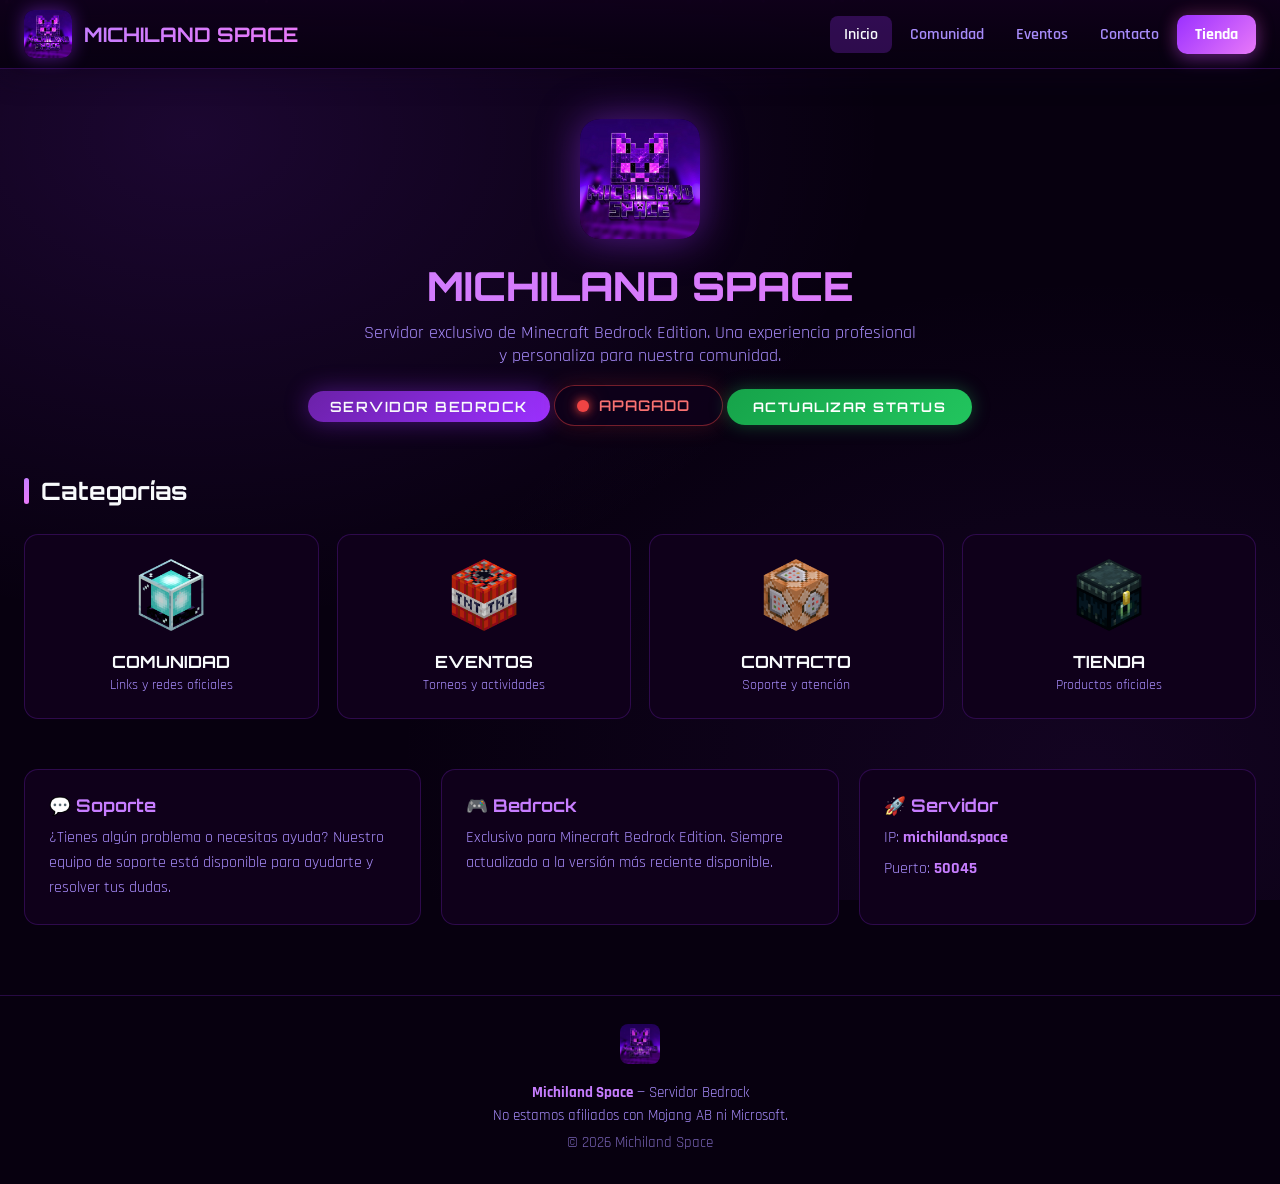
<file: index.html>
<!DOCTYPE html>
<html lang="es">
<head>
    <meta charset="UTF-8">
    <meta name="viewport" content="width=device-width, initial-scale=1.0">
    <title>Inicio | Michiland Space</title>
    <link rel="icon" href="logo.png" type="image/png">
    <link href="https://fonts.googleapis.com/css2?family=Orbitron:wght@400;600;700;800&family=Rajdhani:wght@400;500;600;700&display=swap" rel="stylesheet">
    <link rel="stylesheet" href="css/style.css">
</head>
<body>
    <div class="particles"></div>
    <header>
        <div class="header-container">
            <a href="index.html" class="logo-area">
                <img src="logo.png" alt="Michiland Space">
                <span class="logo-text">MICHILAND SPACE</span>
            </a>
            <nav class="nav-links">
                <a href="index.html" class="active">Inicio</a>
                <a href="comunidad.html">Comunidad</a>
                <a href="eventos.html">Eventos</a>
                <a href="contacto.html">Contacto</a>
                <a href="https://tienda.michiland.space" class="tienda-btn" target="_blank" rel="noopener">Tienda</a>
            </nav>
        </div>
    </header>

    <section class="hero">
        <img src="logo.png" alt="Logo" class="hero-logo">
        <h1>MICHILAND SPACE</h1>
        <p>Servidor exclusivo de Minecraft Bedrock Edition. Una experiencia profesional y personaliza para nuestra comunidad.</p>
        <div class="category-badge">SERVIDOR BEDROCK</div>
        
        <div class="server-status" id="server-status">
            <span class="status-dot" id="status-dot"></span>
            <span class="status-text" id="status-text">Comprobando...</span>
            <span class="status-players" id="status-players"></span>
        </div>

        <button type="button" id="refresh-status-btn" class="refresh-status-btn">ACTUALIZAR STATUS</button>
    </section>
    <div class="container">
        <h2 class="section-title">Categorías</h2>
        <div class="categories-grid">
            <a href="comunidad.html" class="category-card"><img src="images/icons/icon_comunidad.png" alt="Comunidad"><h3>COMUNIDAD</h3><p>Links y redes oficiales</p></a>
            <a href="eventos.html" class="category-card"><img src="images/icons/icon_eventos.png" alt="Eventos"><h3>EVENTOS</h3><p>Torneos y actividades</p></a>
            <a href="contacto.html" class="category-card"><img src="images/icons/icon_contacto.png" alt="Contacto"><h3>CONTACTO</h3><p>Soporte y atención</p></a>
            <a href="https://tienda.michiland.space" class="category-card" target="_blank" rel="noopener"><img src="images/icons/icon_tienda_cat.png" alt="Tienda"><h3>TIENDA</h3><p>Productos oficiales</p></a>
        </div>
        <div class="info-section">
            <div class="info-box">
                <h3>💬 Soporte</h3>
                <p>¿Tienes algún problema o necesitas ayuda? Nuestro equipo de soporte está disponible para ayudarte y resolver tus dudas.</p>
            </div>
            <div class="info-box">
                <h3>🎮 Bedrock</h3>
                <p>Exclusivo para Minecraft Bedrock Edition. Siempre actualizado a la versión más reciente disponible.</p>
            </div>
            <div class="info-box">
                <h3>🚀 Servidor</h3>
                <p>IP: <strong style="color:var(--purple-light)">michiland.space</strong></p>
                <p style="margin-top:6px">Puerto: <strong style="color:var(--purple-light)">50045</strong></p>
            </div>
        </div>
    </div>
    <footer>
        <img src="logo.png" alt="Logo" class="logo-small">
        <p><strong>Michiland Space</strong> — Servidor Bedrock</p>
        <p>No estamos afiliados con Mojang AB ni Microsoft.</p>
        <p style="margin-top: 8px; opacity: 0.7;">© 2026 Michiland Space</p>
    </footer>
    <script src="js/main.js"></script>
</body>
</html>
</file>
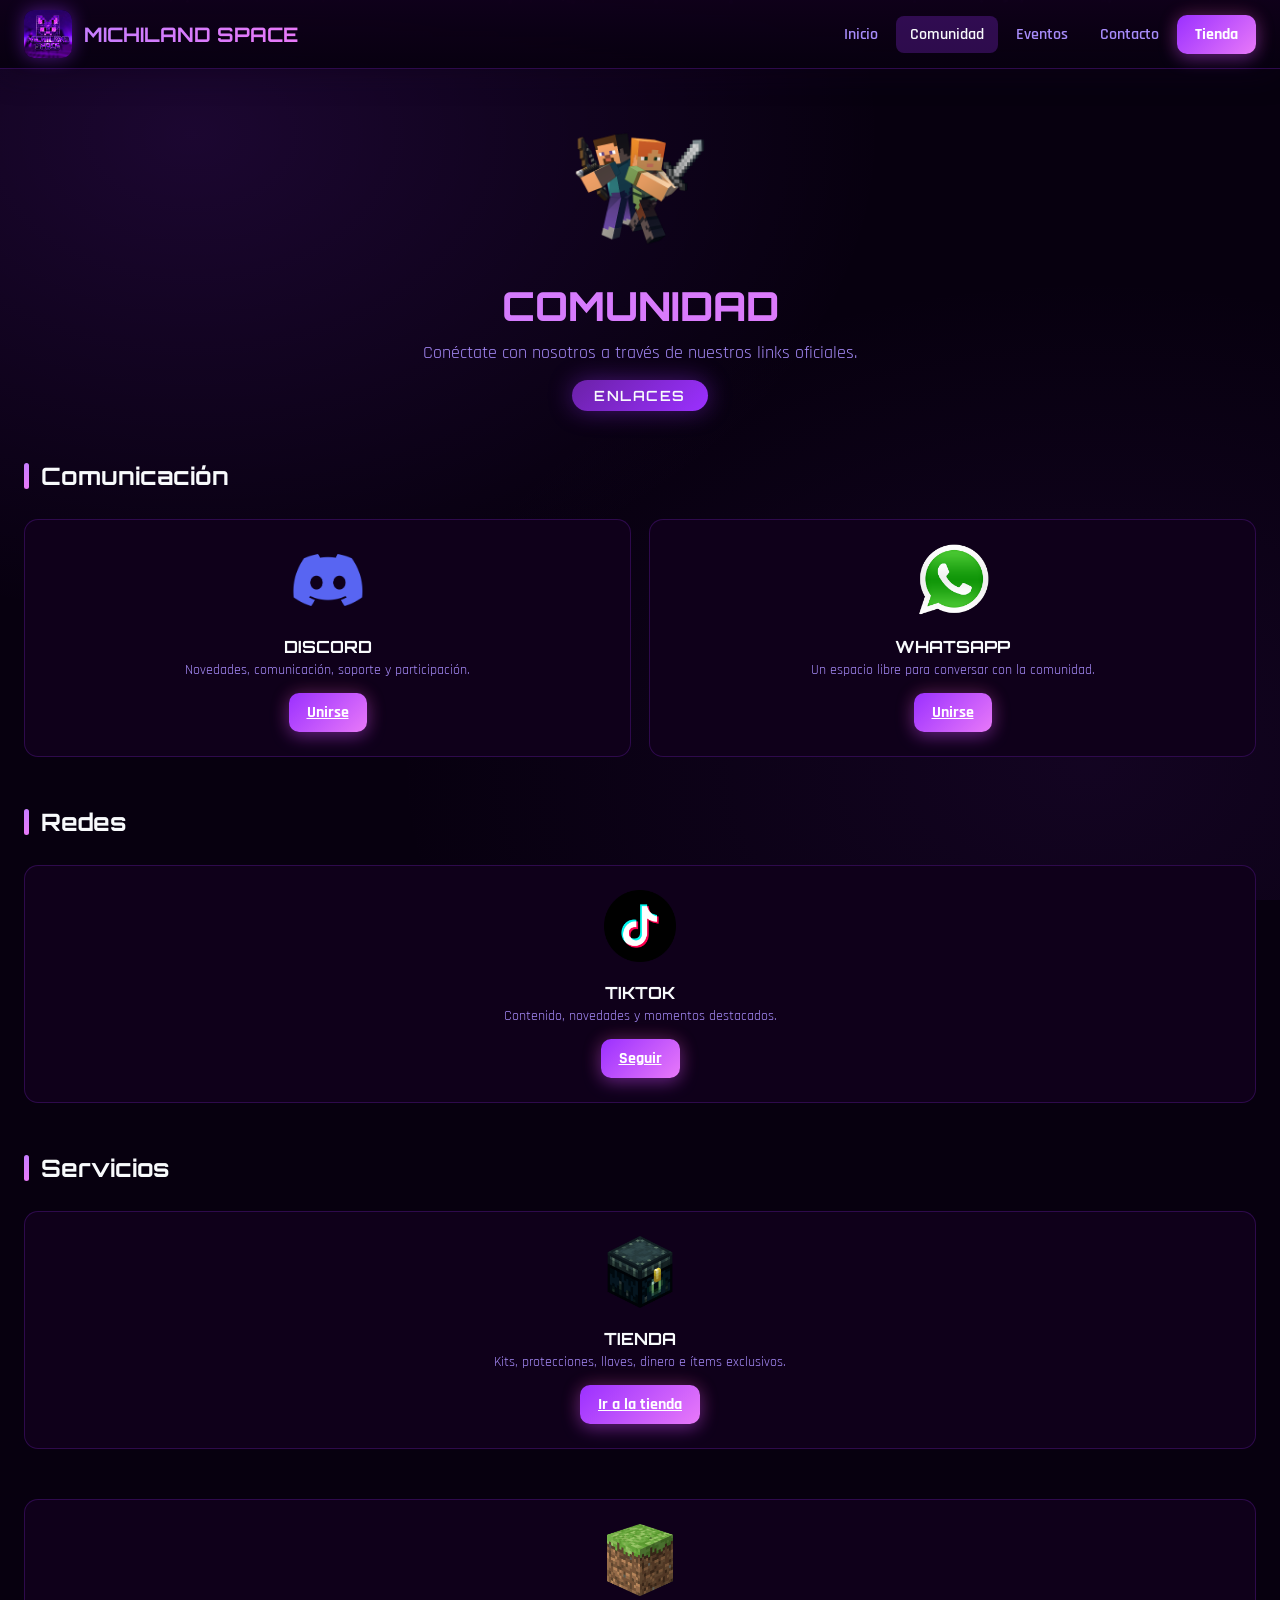
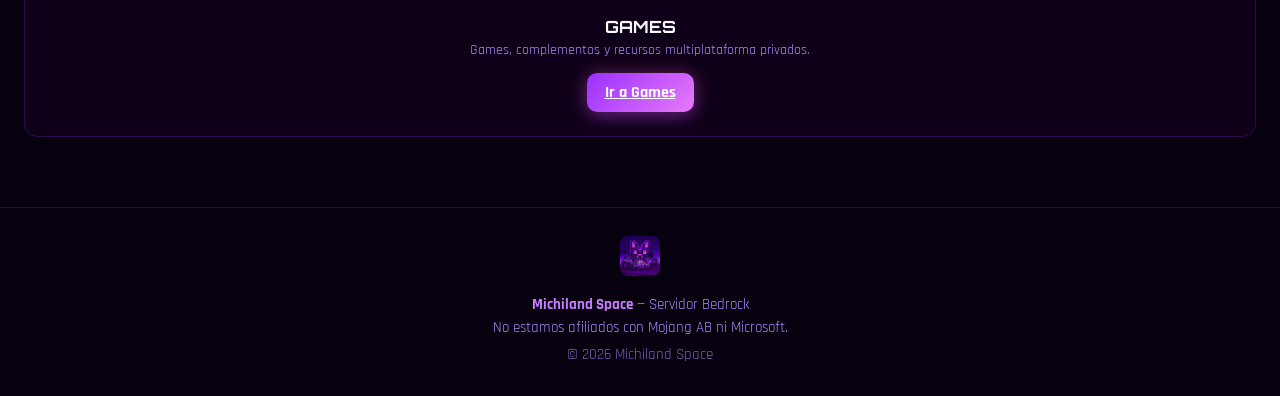
<file: comunidad.html>
<!DOCTYPE html>
<html lang="es">
<head>
    <meta charset="UTF-8">
    <meta name="viewport" content="width=device-width, initial-scale=1.0">
    <title>Comunidad | Michiland Space</title>
    <link rel="icon" href="logo.png" type="image/png">
    <link href="https://fonts.googleapis.com/css2?family=Orbitron:wght@400;600;700;800&family=Rajdhani:wght@400;500;600;700&display=swap" rel="stylesheet">
    <link rel="stylesheet" href="css/style.css">
</head>
<body>
    <div class="particles"></div>
    <header>
        <div class="header-container">
            <a href="index.html" class="logo-area">
                <img src="logo.png" alt="Michiland Space">
                <span class="logo-text">MICHILAND SPACE</span>
            </a>
            <nav class="nav-links">
                <a href="index.html">Inicio</a>
                <a href="comunidad.html" class="active">Comunidad</a>
                <a href="eventos.html">Eventos</a>
                <a href="contacto.html">Contacto</a>
                <a href="https://tienda.michiland.space" class="tienda-btn" target="_blank" rel="noopener">Tienda</a>
            </nav>
        </div>
    </header>

    <section class="hero">
        <img src="images/icons/comunidadpage.png" alt="Logo" class="hero-logo-float">
        <h1>COMUNIDAD</h1>
        <p>Conéctate con nosotros a través de nuestros links oficiales.</p>
        <div class="category-badge">ENLACES</div>
    </section>
    <div class="container">
        <h2 class="section-title">Comunicación</h2>
        <div class="categories-grid">
            <div class="category-card">
                <img src="images/icons/discord.png" alt="Discord">
                <h3>DISCORD</h3>
                <p>Novedades, comunicación, soporte y participación.</p>
                <a href="https://discord.gg/nA57fZqA35" class="tienda-btn" style="margin-top:14px;display:inline-block;" target="_blank" rel="noopener">Unirse</a>
            </div>
            <div class="category-card">
                <img src="images/icons/whatsapp.png" alt="WhatsApp">
                <h3>WHATSAPP</h3>
                <p>Un espacio libre para conversar con la comunidad.</p>
                <a href="https://central.michiland.space" class="tienda-btn" style="margin-top:14px;display:inline-block;" target="_blank" rel="noopener">Unirse</a>
            </div>
        </div>

        <h2 class="section-title" style="margin-top:48px;">Redes</h2>
        <div class="categories-grid">
            <div class="category-card">
                <img src="images/icons/tiktok.png" alt="TikTok">
                <h3>TIKTOK</h3>
                <p>Contenido, novedades y momentos destacados.</p>
                <a href="https://tiktok.michiland.space" class="tienda-btn" style="margin-top:14px;display:inline-block;" target="_blank" rel="noopener">Seguir</a>
            </div>
        </div>

        <h2 class="section-title" style="margin-top:48px;">Servicios</h2>
        <div class="categories-grid">
            <div class="category-card">
                <img src="images/icons/icon_tienda_cat.png" alt="Tienda">
                <h3>TIENDA</h3>
                <p>Kits, protecciones, llaves, dinero e ítems exclusivos.</p>
                <a href="https://tienda.michiland.space" class="tienda-btn" style="margin-top:14px;display:inline-block;" target="_blank" rel="noopener">Ir a la tienda</a>
            </div>
        </div>
            <div class="category-card">
                <img src="images/icons/minecraft_2026.png" alt="Tienda">
                <h3>GAMES</h3>
                <p>Games, complementos y recursos multiplataforma privados.</p>
                <a href="https://games.michiland.space" class="tienda-btn" style="margin-top:14px;display:inline-block;" target="_blank" rel="noopener">Ir a Games</a>
            </div>
    </div>
    <footer>
        <img src="logo.png" alt="Logo" class="logo-small">
        <p><strong>Michiland Space</strong> — Servidor Bedrock</p>
        <p>No estamos afiliados con Mojang AB ni Microsoft.</p>
        <p style="margin-top: 8px; opacity: 0.7;">© 2026 Michiland Space</p>
    </footer>
    <script src="js/main.js"></script>
</body>
</html>
</file>
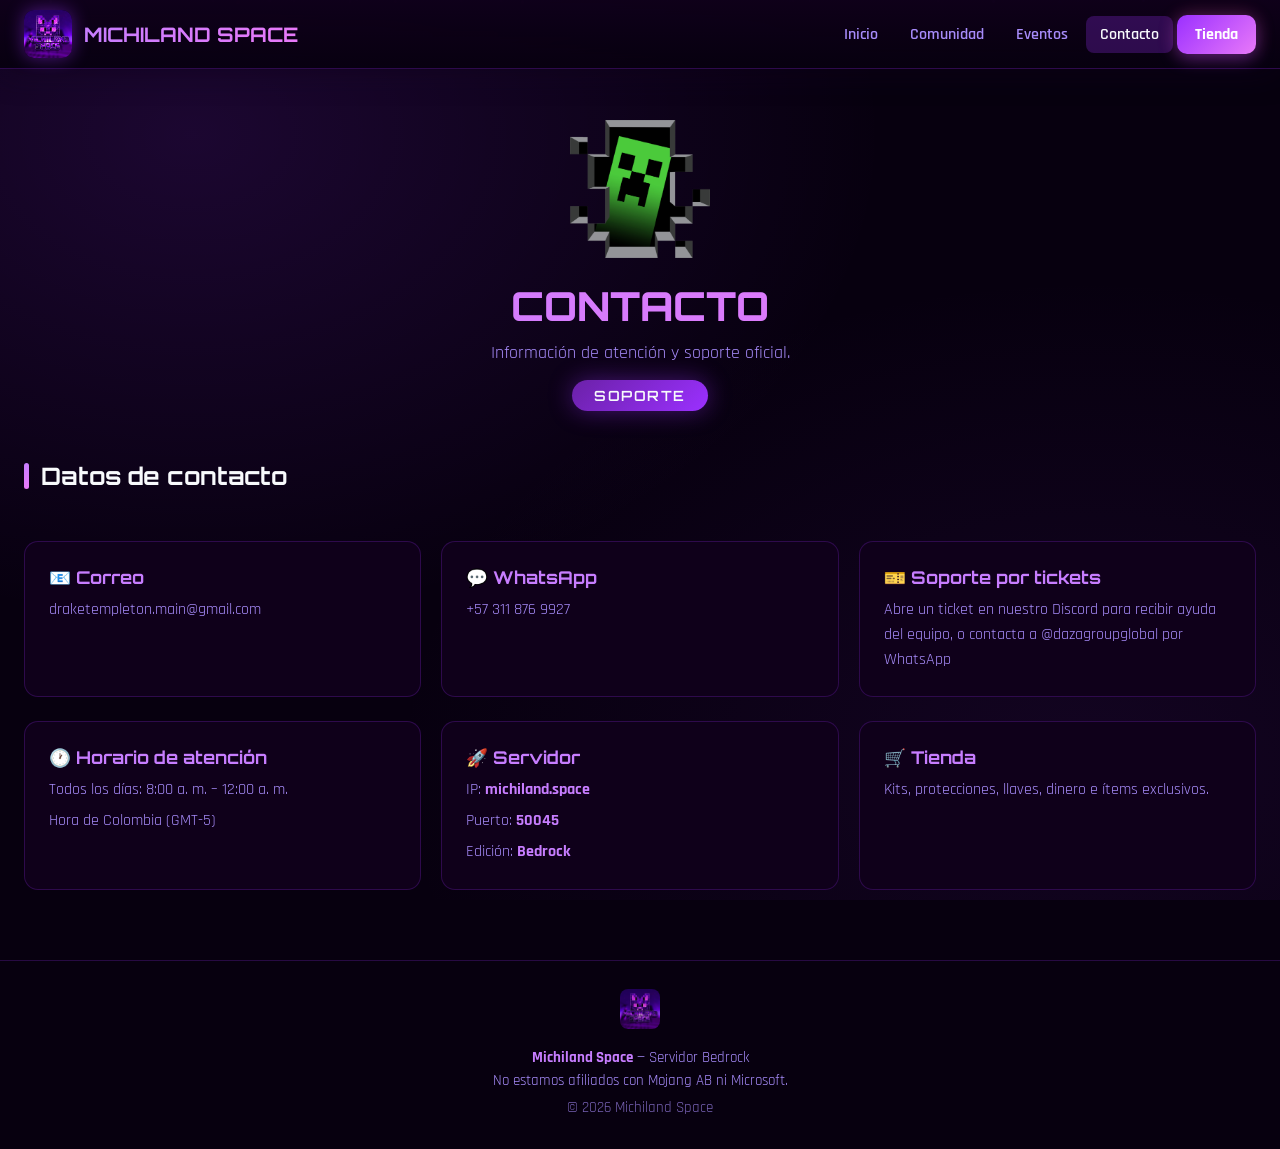
<file: contacto.html>
<!DOCTYPE html>
<html lang="es">
<head>
    <meta charset="UTF-8">
    <meta name="viewport" content="width=device-width, initial-scale=1.0">
    <title>Contacto | Michiland Space</title>
    <link rel="icon" href="logo.png" type="image/png">
    <link href="https://fonts.googleapis.com/css2?family=Orbitron:wght@400;600;700;800&family=Rajdhani:wght@400;500;600;700&display=swap" rel="stylesheet">
    <link rel="stylesheet" href="css/style.css">
</head>
<body>
    <div class="particles"></div>
    <header>
        <div class="header-container">
            <a href="index.html" class="logo-area">
                <img src="logo.png" alt="Michiland Space">
                <span class="logo-text">MICHILAND SPACE</span>
            </a>
            <nav class="nav-links">
                <a href="index.html">Inicio</a>
                <a href="comunidad.html">Comunidad</a>
                <a href="eventos.html">Eventos</a>
                <a href="contacto.html" class="active">Contacto</a>
                <a href="https://tienda.michiland.space" class="tienda-btn" target="_blank" rel="noopener">Tienda</a>
            </nav>
        </div>
    </header>

    <section class="hero">
        <img src="images/icons/contactopage.png" alt="Logo" class="hero-logo-float">
        <h1>CONTACTO</h1>
        <p>Información de atención y soporte oficial.</p>
        <div class="category-badge">SOPORTE</div>
    </section>
    <div class="container">
        <h2 class="section-title">Datos de contacto</h2>
        <div class="info-section">
            <div class="info-box">
                <h3>📧 Correo</h3>
                <p>draketempleton.main@gmail.com</p>
            </div>
            <div class="info-box">
                <h3>💬 WhatsApp</h3>
                <p>+57 311 876 9927</p>
            </div>
            <div class="info-box">
                <h3>🎫 Soporte por tickets</h3>
                <p>Abre un ticket en nuestro Discord para recibir ayuda del equipo, o contacta a @dazagroupglobal por WhatsApp</p>
            </div>
        </div>
        <div class="info-section" style="margin-top:24px;">
            <div class="info-box">
                <h3>🕐 Horario de atención</h3>
                <p>Todos los días: 8:00 a. m. – 12:00 a. m.</p>
                <p style="margin-top:6px">Hora de Colombia (GMT-5)</p>
            </div>
            <div class="info-box">
                <h3>🚀 Servidor</h3>
                <p>IP: <strong style="color:var(--purple-light)">michiland.space</strong></p>
                <p style="margin-top:6px">Puerto: <strong style="color:var(--purple-light)">50045</strong></p>
                <p style="margin-top:6px">Edición: <strong style="color:var(--purple-light)">Bedrock</strong></p>
            </div>
            <div class="info-box">
                <h3>🛒 Tienda</h3>
                <p>Kits, protecciones, llaves, dinero e ítems exclusivos.</p>
            </div>
        </div>
    </div>
    <footer>
        <img src="logo.png" alt="Logo" class="logo-small">
        <p><strong>Michiland Space</strong> — Servidor Bedrock</p>
        <p>No estamos afiliados con Mojang AB ni Microsoft.</p>
        <p style="margin-top: 8px; opacity: 0.7;">© 2026 Michiland Space</p>
    </footer>
    <script src="js/main.js"></script>
</body>
</html>
</file>
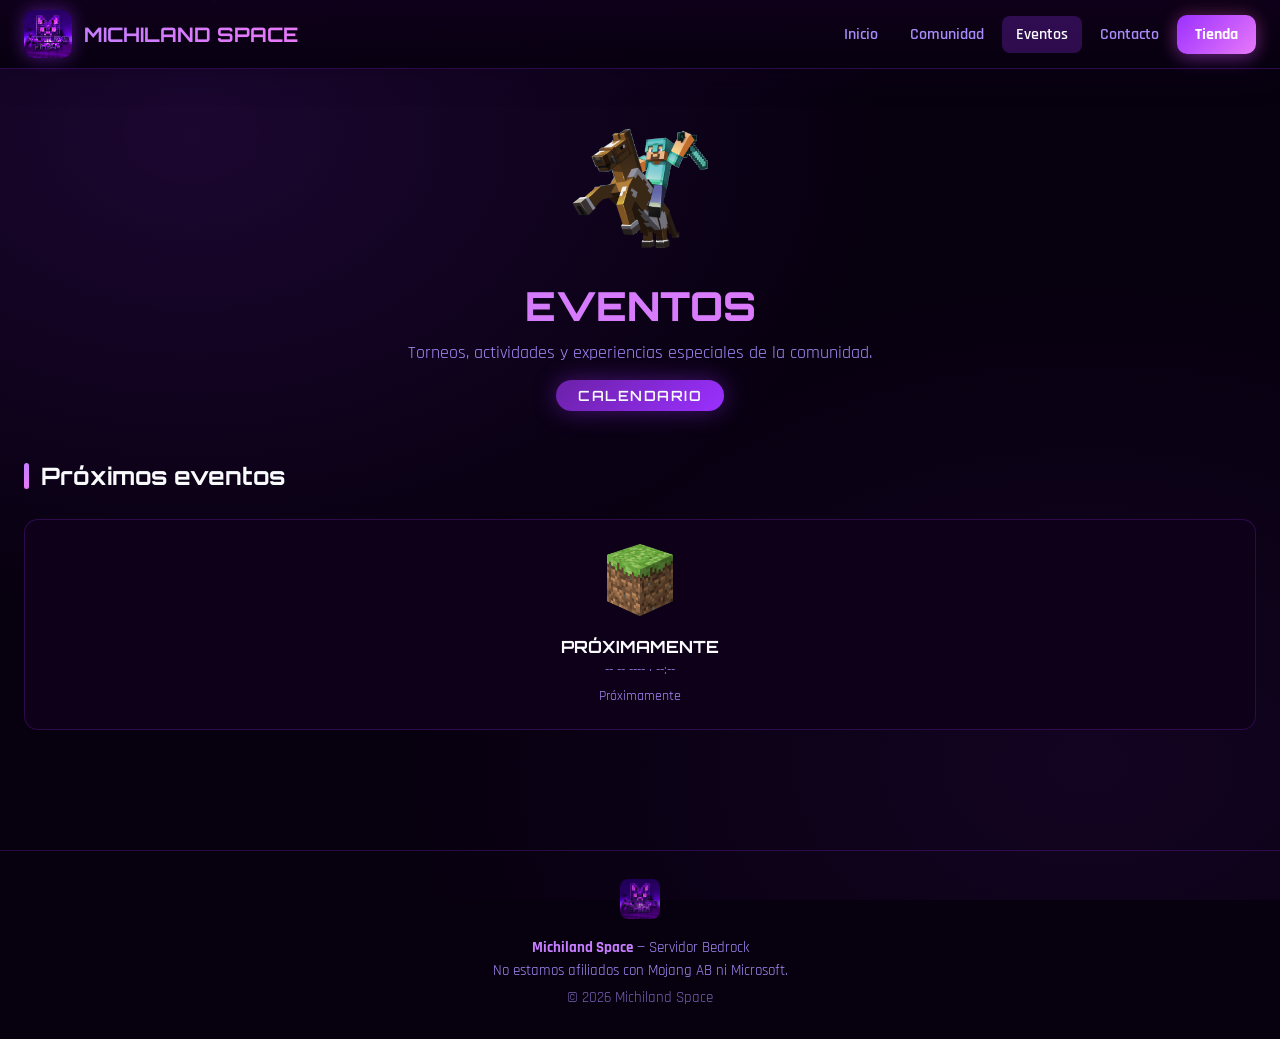
<file: eventos.html>
<!DOCTYPE html>
<html lang="es">
<head>
    <meta charset="UTF-8">
    <meta name="viewport" content="width=device-width, initial-scale=1.0">
    <title>Eventos | Michiland Space</title>
    <link rel="icon" href="logo.png" type="image/png">
    <link href="https://fonts.googleapis.com/css2?family=Orbitron:wght@400;600;700;800&family=Rajdhani:wght@400;500;600;700&display=swap" rel="stylesheet">
    <link rel="stylesheet" href="css/style.css">
</head>
<body>
    <div class="particles"></div>
    <header>
        <div class="header-container">
            <a href="index.html" class="logo-area">
                <img src="logo.png" alt="Michiland Space">
                <span class="logo-text">MICHILAND SPACE</span>
            </a>
            <nav class="nav-links">
                <a href="index.html">Inicio</a>
                <a href="comunidad.html">Comunidad</a>
                <a href="eventos.html" class="active">Eventos</a>
                <a href="contacto.html">Contacto</a>
                <a href="https://tienda.michiland.space" class="tienda-btn" target="_blank" rel="noopener">Tienda</a>
            </nav>
        </div>
    </header>

    <section class="hero">
        <img src="images/icons/eventospage.png" alt="Logo" class="hero-logo-float">
        <h1>EVENTOS</h1>
        <p>Torneos, actividades y experiencias especiales de la comunidad.</p>
        <div class="category-badge">CALENDARIO</div>
    </section>
    <div class="container">
        <h2 class="section-title">Próximos eventos</h2>
        <div class="categories-grid">
            <div class="category-card">
                <img src="images/icons/minecraft_2026.png" alt="Minecraft">
                <h3>PRÓXIMAMENTE</h3>
                <p>-- -- ---- · --:--</p>
                <p style="margin-top:8px;color:var(--text-muted);">Próximamente</p>
            </div>
        </div>
    </div>
    <footer>
        <img src="logo.png" alt="Logo" class="logo-small">
        <p><strong>Michiland Space</strong> — Servidor Bedrock</p>
        <p>No estamos afiliados con Mojang AB ni Microsoft.</p>
        <p style="margin-top: 8px; opacity: 0.7;">© 2026 Michiland Space</p>
    </footer>
    <script src="js/main.js"></script>
</body>
</html>
</file>
<file: css/style.css>
/* ========================================
   MICHILAND SPACE
======================================== */
:root {
    --bg-dark: #07000f;
    --bg-card: #0f001a;
    --bg-card-hover: #180028;
    --purple-main: #9b30ff;
    --purple-light: #c77dff;
    --purple-glow: #d946ef;
    --purple-dark: #6b21a8;
    --text-white: #f8fafc;
    --text-muted: #a78bfa;
    --accent: #e879f9;
    --success: #34d399;
    --border: rgba(155, 48, 255, 0.22);
}

* { margin: 0; padding: 0; box-sizing: border-box; }
html { scroll-behavior: smooth; }

body {
    font-family: 'Rajdhani', sans-serif;
    background: var(--bg-dark);
    color: var(--text-white);
    min-height: 100vh;
    background-image:
        radial-gradient(ellipse at 15% 15%, rgba(155, 48, 255, 0.14) 0%, transparent 45%),
        radial-gradient(ellipse at 85% 85%, rgba(107, 33, 168, 0.12) 0%, transparent 45%);
    background-attachment: fixed;
    overflow-x: hidden;
}

.particles { position: fixed; top: 0; left: 0; width: 100%; height: 100%; pointer-events: none; z-index: 0; overflow: hidden; }
.particle { position: absolute; width: 3px; height: 3px; background: var(--purple-light); border-radius: 50%; opacity: 0.4; animation: float-particle 12s infinite linear; }
@keyframes float-particle {
    0% { transform: translateY(100vh) scale(0); opacity: 0; }
    10% { opacity: 0.5; }
    90% { opacity: 0.5; }
    100% { transform: translateY(-10vh) scale(1); opacity: 0; }
}

/* HEADER */
header {
    background: linear-gradient(180deg, rgba(15,0,26,0.97) 0%, rgba(7,0,15,0.92) 100%);
    border-bottom: 1px solid var(--border);
    padding: 10px 0;
    position: sticky; top: 0; z-index: 1000;
    backdrop-filter: blur(16px);
}
.header-container {
    max-width: 1400px; margin: 0 auto; padding: 0 24px;
    display: flex; align-items: center; justify-content: space-between; gap: 16px;
}
.logo-area { display: flex; align-items: center; gap: 12px; text-decoration: none; }
.logo-area img { width: 48px; height: 48px; border-radius: 10px; box-shadow: 0 0 18px rgba(155,48,255,0.45); }
.logo-text {
    font-family: 'Orbitron', sans-serif; font-weight: 700; font-size: 1.25rem;
    background: linear-gradient(90deg, var(--purple-light), var(--accent));
    -webkit-background-clip: text; -webkit-text-fill-color: transparent; background-clip: text;
}
.nav-links { display: flex; gap: 4px; align-items: center; flex-wrap: wrap; }
.nav-links a {
    color: var(--text-muted); text-decoration: none; font-weight: 600; font-size: 1.02rem;
    padding: 8px 14px; border-radius: 8px; transition: all 0.25s ease;
}
.nav-links a:hover { color: var(--text-white); background: rgba(155,48,255,0.18); }
.nav-links a.active { color: var(--text-white); background: rgba(155,48,255,0.25); }
.discord-btn,
.tienda-btn {
    background: linear-gradient(135deg, #9b30ff, #e879f9, #f97316) !important;
    background-size: 200% 200% !important;
    color: white !important; padding: 9px 18px !important; border-radius: 10px !important;
    font-weight: 700 !important;
    box-shadow: 0 4px 18px rgba(155,48,255,0.45), 0 0 20px rgba(249,115,22,0.2);
    animation: tienda-glow 3s ease-in-out infinite;
}
.discord-btn:hover,
.tienda-btn:hover {
    transform: translateY(-2px) !important;
    background: linear-gradient(135deg, #e879f9, #f97316, #9b30ff) !important;
    background-size: 200% 200% !important;
    box-shadow: 0 6px 24px rgba(232,121,249,0.55), 0 0 28px rgba(249,115,22,0.35) !important;
}
@keyframes tienda-glow {
    0%, 100% { box-shadow: 0 4px 18px rgba(155,48,255,0.45), 0 0 16px rgba(249,115,22,0.15); }
    50% { box-shadow: 0 4px 22px rgba(232,121,249,0.55), 0 0 24px rgba(249,115,22,0.3); }
}

/* HERO */
.hero { text-align: center; padding: 50px 24px 40px; position: relative; z-index: 1; }
.hero-logo {
    width: 120px; height: 120px; margin: 0 auto 16px; border-radius: 20px;
    box-shadow: 0 0 40px rgba(155,48,255,0.5); animation: float 4.5s ease-in-out infinite;
}
.hero-logo-float {
    width: 140px; height: 140px; margin: 0 auto 16px;
    border-radius: 0 !important;
    box-shadow: none !important;
    background: transparent !important;
    object-fit: contain;
    animation: float 4.5s ease-in-out infinite;
}
@keyframes float {
    0%, 100% { transform: translateY(0); }
    50% { transform: translateY(-12px); }
}
.hero h1 {
    font-family: 'Orbitron', sans-serif; font-size: 2.5rem; font-weight: 800;
    background: linear-gradient(90deg, #c77dff, #e879f9, #a855f7, #c77dff);
    background-size: 300% auto; -webkit-background-clip: text; -webkit-text-fill-color: transparent;
    background-clip: text; animation: shine 4s linear infinite; margin-bottom: 10px;
}
@keyframes shine { to { background-position: 300% center; } }
.hero p { font-size: 1.15rem; color: var(--text-muted); max-width: 560px; margin: 0 auto; }
.category-badge {
    display: inline-block; margin-top: 16px;
    background: linear-gradient(135deg, var(--purple-dark), var(--purple-main));
    padding: 7px 22px; border-radius: 50px; font-family: 'Orbitron', sans-serif;
    font-size: 0.88rem; font-weight: 600; letter-spacing: 1.5px;
    box-shadow: 0 0 25px rgba(155,48,255,0.4);
}

/* CONTAINER */
.container { max-width: 1400px; margin: 0 auto; padding: 10px 24px 70px; position: relative; z-index: 1; }
.section-title {
    font-family: 'Orbitron', sans-serif; font-size: 1.5rem; font-weight: 700;
    margin-bottom: 28px; display: flex; align-items: center; gap: 12px;
}
.section-title::before {
    content: ''; width: 5px; height: 26px;
    background: linear-gradient(180deg, var(--purple-light), var(--accent));
    border-radius: 4px;
}

.products-grid {
    display: grid;
    grid-template-columns: repeat(auto-fill, minmax(260px, 1fr));
    gap: 22px;
    width: 100%;
}

.product-card {
    background: var(--bg-card);
    border: 1px solid var(--border);
    border-radius: 16px;
    overflow: hidden;
    transition: all 0.3s ease;
    display: flex;
    flex-direction: column;
    text-decoration: none;
    color: inherit;
}
.product-card:hover {
    transform: translateY(-8px);
    border-color: var(--purple-main);
    box-shadow: 0 14px 40px rgba(155,48,255,0.25);
    background: var(--bg-card-hover);
}

.product-image {
    width: 100%; height: 180px;
    background: linear-gradient(145deg, #140022, #2a0050);
    display: flex; align-items: center; justify-content: center;
    position: relative;
}
.product-image img {
    width: 110px; height: 110px; object-fit: contain;
    filter: drop-shadow(0 0 16px rgba(155,48,255,0.6));
    transition: transform 0.3s ease;
}
.product-card:hover .product-image img { transform: scale(1.1); }

.discount-badge {
    position: absolute; top: 12px; right: 12px;
    background: linear-gradient(135deg, #ef4444, #dc2626);
    color: white; font-weight: 700; font-size: 0.8rem;
    padding: 4px 10px; border-radius: 7px;
    font-family: 'Orbitron', sans-serif; z-index: 2;
}

.product-info { padding: 16px 18px 18px; flex: 1; display: flex; flex-direction: column; }
.product-name {
    font-family: 'Orbitron', sans-serif; font-size: 1.05rem; font-weight: 700;
    margin-bottom: 5px; color: var(--text-white);
}
.product-desc {
    font-size: 0.9rem; color: var(--text-muted); margin-bottom: 14px;
    line-height: 1.4; flex: 1;
}
.price-row { display: flex; align-items: center; justify-content: space-between; gap: 10px; }
.prices { display: flex; flex-direction: column; }
.old-price { font-size: 0.85rem; color: #94a3b8; text-decoration: line-through; }
.current-price {
    font-family: 'Orbitron', sans-serif; font-size: 1.25rem; font-weight: 700; color: var(--success);
}
.buy-btn {
    background: linear-gradient(135deg, var(--purple-main), var(--purple-dark));
    color: white; border: none; padding: 10px 16px; border-radius: 9px;
    font-family: 'Rajdhani', sans-serif; font-weight: 700; font-size: 0.95rem;
    cursor: pointer; text-decoration: none; display: inline-block;
    box-shadow: 0 4px 14px rgba(155,48,255,0.35); transition: all 0.25s ease;
}
.buy-btn:hover {
    transform: scale(1.05);
    box-shadow: 0 6px 20px rgba(155,48,255,0.5);
}

/* CATEGORIES HOME */
.categories-grid {
    display: grid; grid-template-columns: repeat(auto-fit, minmax(200px, 1fr)); gap: 18px; margin-bottom: 50px;
}
.category-card {
    background: var(--bg-card); border: 1px solid var(--border); border-radius: 14px;
    padding: 24px 16px; text-align: center; text-decoration: none; color: var(--text-white);
    transition: all 0.3s ease;
}
.category-card:hover {
    transform: translateY(-6px); border-color: var(--purple-main);
    box-shadow: 0 12px 30px rgba(155,48,255,0.22);
}
.category-card img { width: 72px; height: 72px; margin-bottom: 14px; object-fit: contain; background: transparent; border-radius: 8px; }
.category-card h3 { font-family: 'Orbitron', sans-serif; font-size: 1.05rem; margin-bottom: 4px; }
.category-card p { font-size: 0.88rem; color: var(--text-muted); }

.info-section { display: grid; grid-template-columns: repeat(auto-fit, minmax(280px, 1fr)); gap: 20px; margin-top: 50px; }
.info-box { background: var(--bg-card); border: 1px solid var(--border); border-radius: 14px; padding: 24px; }
.info-box h3 { font-family: 'Orbitron', sans-serif; font-size: 1.1rem; margin-bottom: 10px; color: var(--purple-light); }
.info-box p { color: var(--text-muted); line-height: 1.55; font-size: 1rem; }
.info-box a { color: var(--accent); text-decoration: none; font-weight: 600; }

.product-detail { max-width: 1100px; margin: 0 auto; padding: 36px 24px 70px; position: relative; z-index: 1; }
.back-link { display: inline-flex; align-items: center; gap: 6px; color: var(--text-muted); text-decoration: none; font-weight: 600; margin-bottom: 22px; }
.back-link:hover { color: var(--purple-light); }
.product-detail-grid { display: grid; grid-template-columns: 1fr 1fr; gap: 36px; align-items: start; }
.product-gallery {
    background: var(--bg-card); border: 1px solid var(--border); border-radius: 18px;
    padding: 28px; text-align: center; position: relative;
}
.product-gallery .main-image {
    width: 200px; height: 200px; object-fit: contain;
    filter: drop-shadow(0 0 28px rgba(155,48,255,0.55));
    animation: float 4s ease-in-out infinite;
}
.gallery-thumbs { display: flex; justify-content: center; gap: 10px; margin-top: 20px; }
.gallery-thumbs img {
    width: 56px; height: 56px; object-fit: contain;
    background: rgba(155,48,255,0.1); border: 1px solid var(--border);
    border-radius: 8px; padding: 5px; cursor: pointer;
}
.product-detail-info h1 {
    font-family: 'Orbitron', sans-serif; font-size: 1.85rem; font-weight: 800; margin-bottom: 6px;
    background: linear-gradient(90deg, var(--purple-light), var(--accent));
    -webkit-background-clip: text; -webkit-text-fill-color: transparent; background-clip: text;
}
.category-tag {
    display: inline-block; background: rgba(155,48,255,0.2); color: var(--purple-light);
    font-size: 0.82rem; font-weight: 600; padding: 4px 12px; border-radius: 50px; margin-bottom: 14px;
}
.price-block { margin: 16px 0; display: flex; align-items: baseline; gap: 12px; flex-wrap: wrap; }
.price-block .old-price { font-size: 1.15rem; color: #94a3b8; text-decoration: line-through; }
.price-block .current-price {
    font-family: 'Orbitron', sans-serif; font-size: 2rem; font-weight: 800; color: var(--success);
}
.discount-tag {
    background: linear-gradient(135deg, #ef4444, #dc2626); color: white;
    font-family: 'Orbitron', sans-serif; font-size: 0.82rem; font-weight: 700;
    padding: 4px 10px; border-radius: 7px;
}
.description { color: var(--text-muted); font-size: 1.05rem; line-height: 1.65; margin-bottom: 20px; }
.product-features { list-style: none; margin-bottom: 26px; }
.product-features li {
    padding: 9px 0; border-bottom: 1px solid rgba(155,48,255,0.1);
    color: var(--text-muted); font-size: 1rem; display: flex; align-items: center; gap: 8px;
}
.product-features li::before { content: '✦'; color: var(--accent); }
.product-features li:last-child { border-bottom: none; }

.btn-discord {
    display: inline-flex; align-items: center; justify-content: center; gap: 10px;
    background: linear-gradient(135deg, #5865F2, #4752C4); color: white !important;
    text-decoration: none; font-family: 'Orbitron', sans-serif; font-weight: 700; font-size: 1rem;
    padding: 15px 28px; border-radius: 12px; position: relative; overflow: hidden;
    box-shadow: 0 0 25px rgba(88,101,242,0.45); transition: all 0.3s ease;
    width: 100%; max-width: 340px;
}
.btn-discord::before {
    content: ''; position: absolute; top: -50%; left: -50%; width: 200%; height: 200%;
    background: linear-gradient(45deg, transparent 30%, rgba(255,255,255,0.22) 50%, transparent 70%);
    transform: translateX(-100%); transition: transform 0.65s ease;
}
.btn-discord:hover::before { transform: translateX(100%); }
.btn-discord:hover {
    transform: translateY(-3px) scale(1.02);
    box-shadow: 0 0 40px rgba(88,101,242,0.65);
}
.btn-discord svg { width: 22px; height: 22px; }

.payment-methods {
    margin-top: 24px; background: rgba(155,48,255,0.07);
    border: 1px solid var(--border); border-radius: 12px; padding: 16px 20px;
}
.payment-methods h4 { font-family: 'Orbitron', sans-serif; font-size: 0.9rem; color: var(--purple-light); margin-bottom: 8px; }
.payment-methods p { color: var(--text-muted); font-size: 0.95rem; line-height: 1.5; }
.payment-methods strong { color: var(--text-white); }

/* FOOTER */
footer {
    border-top: 1px solid var(--border); padding: 28px 24px; text-align: center;
    color: var(--text-muted); font-size: 0.92rem; position: relative; z-index: 1;
}
footer .logo-small { width: 40px; height: 40px; margin-bottom: 10px; border-radius: 8px; opacity: 0.85; }
footer p { margin: 4px 0; }
footer strong { color: var(--purple-light); }

@media (max-width: 800px) {
    .product-detail-grid { grid-template-columns: 1fr; }
    .hero h1 { font-size: 1.8rem; }
    .header-container { flex-wrap: wrap; justify-content: center; }
    .nav-links { width: 100%; justify-content: center; }
}
@media (max-width: 600px) {
    .products-grid { grid-template-columns: 1fr; max-width: 360px; margin: 0 auto; }
}

::-webkit-scrollbar { width: 8px; }
::-webkit-scrollbar-track { background: var(--bg-dark); }
::-webkit-scrollbar-thumb { background: var(--purple-dark); border-radius: 4px; }

.btn-contenido {
    display: inline-flex;
    align-items: center;
    justify-content: center;
    gap: 10px;
    width: 100%;
    max-width: 340px;
    margin-top: 14px;
    padding: 14px 24px;
    border-radius: 12px;
    border: 1px solid var(--border);
    background: rgba(155, 48, 255, 0.12);
    color: var(--purple-light);
    font-family: 'Orbitron', sans-serif;
    font-weight: 600;
    font-size: 0.95rem;
    cursor: pointer;
    transition: all 0.3s ease;
    text-decoration: none;
}
.btn-contenido:hover {
    background: rgba(155, 48, 255, 0.25);
    border-color: var(--purple-main);
    box-shadow: 0 0 20px rgba(155, 48, 255, 0.3);
    transform: translateY(-2px);
}

.modal-overlay {
    position: fixed;
    inset: 0;
    background: rgba(0, 0, 0, 0.75);
    backdrop-filter: blur(8px);
    z-index: 9999;
    display: flex;
    align-items: center;
    justify-content: center;
    padding: 20px;
    opacity: 0;
    visibility: hidden;
    transition: opacity 0.3s ease, visibility 0.3s ease;
}
.modal-overlay.active {
    opacity: 1;
    visibility: visible;
}

.modal-box {
    background: var(--bg-card);
    border: 1px solid var(--border);
    border-radius: 20px;
    width: 100%;
    max-width: 520px;
    max-height: 85vh;
    display: flex;
    flex-direction: column;
    box-shadow: 0 20px 60px rgba(0, 0, 0, 0.5), 0 0 40px rgba(155, 48, 255, 0.2);
    transform: scale(0.9) translateY(20px);
    transition: transform 0.3s ease;
    overflow: hidden;
}
.modal-overlay.active .modal-box {
    transform: scale(1) translateY(0);
}

.modal-header {
    display: flex;
    align-items: center;
    justify-content: space-between;
    padding: 18px 22px;
    border-bottom: 1px solid var(--border);
    flex-shrink: 0;
}
.modal-header h3 {
    font-family: 'Orbitron', sans-serif;
    font-size: 1.1rem;
    color: var(--purple-light);
    margin: 0;
}
.modal-close {
    width: 36px;
    height: 36px;
    border-radius: 50%;
    border: 1px solid var(--border);
    background: rgba(155, 48, 255, 0.1);
    color: var(--text-white);
    font-size: 1.3rem;
    cursor: pointer;
    display: flex;
    align-items: center;
    justify-content: center;
    transition: all 0.25s ease;
    line-height: 1;
}
.modal-close:hover {
    background: #ef4444;
    border-color: #ef4444;
    transform: rotate(90deg);
}

.modal-body {
    padding: 20px;
    overflow-y: auto;
    flex: 1;
    display: flex;
    flex-direction: column;
    gap: 16px;
}
.modal-body img {
    width: 100%;
    border-radius: 14px;
    border: 1px solid var(--border);
    background: linear-gradient(145deg, #140022, #2a0050);
    object-fit: contain;
    max-height: 320px;
}
.modal-body::-webkit-scrollbar { width: 6px; }
.modal-body::-webkit-scrollbar-thumb {
    background: var(--purple-dark);
    border-radius: 4px;
}

.product-gallery .gallery-thumbs,
.product-gallery .gallery-label {
    display: none !important;
}
.product-gallery {
    padding: 30px 20px;
}

@keyframes rgb-border {
    0% { border-color: #9b30ff; box-shadow: 0 0 12px rgba(155,48,255,0.4), 0 0 24px rgba(155,48,255,0.15); }
    33% { border-color: #e879f9; box-shadow: 0 0 16px rgba(232,121,249,0.45), 0 0 28px rgba(232,121,249,0.2); }
    66% { border-color: #6366f1; box-shadow: 0 0 14px rgba(99,102,241,0.4), 0 0 26px rgba(99,102,241,0.18); }
    100% { border-color: #9b30ff; box-shadow: 0 0 12px rgba(155,48,255,0.4), 0 0 24px rgba(155,48,255,0.15); }
}
@keyframes rgb-glow-btn {
    0%, 100% { box-shadow: 0 0 20px rgba(155,48,255,0.5), 0 4px 15px rgba(155,48,255,0.3); }
    50% { box-shadow: 0 0 32px rgba(232,121,249,0.65), 0 6px 22px rgba(155,48,255,0.4); }
}
@keyframes pulse-ring {
    0% { box-shadow: 0 0 0 0 rgba(155,48,255,0.5); }
    70% { box-shadow: 0 0 0 12px rgba(155,48,255,0); }
    100% { box-shadow: 0 0 0 0 rgba(155,48,255,0); }
}
@keyframes shimmer {
    0% { background-position: -200% center; }
    100% { background-position: 200% center; }
}
@keyframes border-spin {
    0% { --angle: 0deg; }
    100% { --angle: 360deg; }
}

.product-card {
    animation: fadeInUp 0.6s ease both;
}
.product-card:hover {
    border-color: var(--purple-main);
    box-shadow: 0 14px 40px rgba(155, 48, 255, 0.28), 0 0 0 1px rgba(155, 48, 255, 0.35);
}

.product-gallery {
    border: 1px solid var(--border);
    position: relative;
    border-color: rgba(155, 48, 255, 0.35);
    box-shadow: 0 0 24px rgba(155, 48, 255, 0.15);
}
.product-gallery::after {
    content: '';
    position: absolute;
    inset: -2px;
    border-radius: 20px;
    padding: 2px;
    background: linear-gradient(var(--angle, 0deg), #9b30ff, #e879f9, #6366f1, #9b30ff);
    background-size: 300% 300%;
    -webkit-mask: linear-gradient(#fff 0 0) content-box, linear-gradient(#fff 0 0);
    mask: linear-gradient(#fff 0 0) content-box, linear-gradient(#fff 0 0);
    -webkit-mask-composite: xor;
    mask-composite: exclude;
    opacity: 0.6;
    animation: shimmer 4s linear infinite;
    pointer-events: none;
    z-index: 0;
}

.buy-btn, .list-btn {
    animation: rgb-glow-btn 3s ease-in-out infinite;
}
.btn-discord {
    animation: rgb-glow-btn 2.5s ease-in-out infinite;
}
.btn-contenido {
    animation: pulse-ring 2.5s ease-out infinite;
}
.btn-contenido:hover {
    border-color: var(--purple-main);
    box-shadow: 0 0 22px rgba(155, 48, 255, 0.4);
}

.category-badge {
    animation: pulse-badge 2.5s ease-in-out infinite;
}

.discord-btn {
    position: relative;
}
.discord-btn:hover {
    animation: rgb-glow-btn 1.5s ease-in-out infinite;
}

.modal-box {
    border: 1px solid transparent;
    background-clip: padding-box;
    position: relative;
}
.modal-overlay.active .modal-box {
    animation: rgb-border 3s linear infinite;
}
.modal-header {
    background: linear-gradient(90deg, rgba(155,48,255,0.15), rgba(232,121,249,0.1), rgba(155,48,255,0.15));
    background-size: 200% auto;
    animation: shimmer 5s linear infinite;
}

.modal-img-block {
    display: flex;
    flex-direction: column;
    gap: 10px;
}
.modal-img-block img {
    width: 100%;
    border-radius: 14px;
    border: 1px solid var(--border);
    background: linear-gradient(145deg, #140022, #2a0050);
    object-fit: contain;
    max-height: 300px;
    transition: border-color 0.3s, box-shadow 0.3s;
}
.modal-img-block img:hover {
    border-color: var(--purple-main);
    box-shadow: 0 0 20px rgba(155,48,255,0.35);
}
.modal-caption {
    text-align: center;
    font-family: 'Orbitron', sans-serif;
    font-size: 0.9rem;
    font-weight: 600;
    color: var(--purple-light);
    padding: 8px 12px;
    background: rgba(155, 48, 255, 0.12);
    border-radius: 10px;
    border: 1px solid rgba(155, 48, 255, 0.25);
    letter-spacing: 0.5px;
}

.list-item:hover {
    border-color: var(--purple-main) !important;
    box-shadow: 0 8px 28px rgba(155, 48, 255, 0.3), 0 0 0 1px rgba(155, 48, 255, 0.4);
}

header {
    box-shadow: 0 4px 30px rgba(0,0,0,0.4), 0 0 40px rgba(155,48,255,0.08);
}

.section-title {
    position: relative;
}

/* ========================================
   SERVER STATUS INDICATOR
======================================== */
.server-status {
    display: inline-flex;
    align-items: center;
    gap: 10px;
    margin-top: 18px;
    padding: 10px 22px;
    border-radius: 50px;
    background: rgba(15, 0, 26, 0.85);
    border: 1px solid rgba(155, 48, 255, 0.35);
    box-shadow: 0 0 20px rgba(155, 48, 255, 0.15);
    font-family: 'Orbitron', sans-serif;
    font-size: 0.92rem;
    font-weight: 600;
    letter-spacing: 1px;
    transition: all 0.4s ease;
}

.status-dot {
    width: 12px;
    height: 12px;
    border-radius: 50%;
    background: #6b7280;
    flex-shrink: 0;
    position: relative;
}

.server-status.online .status-dot {
    background: #22c55e;
    box-shadow: 0 0 10px #22c55e, 0 0 20px rgba(34, 197, 94, 0.5);
    animation: pulse-green 1.6s ease-in-out infinite;
}

.server-status.online {
    border-color: rgba(34, 197, 94, 0.45);
    box-shadow: 0 0 22px rgba(34, 197, 94, 0.2);
}

.server-status.online .status-text {
    color: #4ade80;
}

.server-status.offline .status-dot {
    background: #ef4444;
    box-shadow: 0 0 10px #ef4444, 0 0 20px rgba(239, 68, 68, 0.5);
    animation: pulse-red 1.6s ease-in-out infinite;
}

.server-status.offline {
    border-color: rgba(239, 68, 68, 0.45);
    box-shadow: 0 0 22px rgba(239, 68, 68, 0.18);
}

.server-status.offline .status-text {
    color: #f87171;
}

.status-text {
    color: var(--text-muted);
    text-transform: uppercase;
}

.status-players {
    color: var(--purple-light);
    font-size: 0.85rem;
    font-weight: 500;
    opacity: 0.9;
}

@keyframes pulse-green {
    0%, 100% {
        opacity: 1;
        transform: scale(1);
        box-shadow: 0 0 8px #22c55e, 0 0 16px rgba(34, 197, 94, 0.4);
    }
    50% {
        opacity: 0.55;
        transform: scale(0.85);
        box-shadow: 0 0 4px #22c55e, 0 0 8px rgba(34, 197, 94, 0.2);
    }
}

@keyframes pulse-red {
    0%, 100% {
        opacity: 1;
        transform: scale(1);
        box-shadow: 0 0 8px #ef4444, 0 0 16px rgba(239, 68, 68, 0.4);
    }
    50% {
        opacity: 0.5;
        transform: scale(0.85);
        box-shadow: 0 0 4px #ef4444, 0 0 8px rgba(239, 68, 68, 0.2);
    }
}

.refresh-status-btn {
    display: inline-block;
    margin-top: 14px;
    padding: 10px 26px;
    border: none;
    border-radius: 50px;
    background: linear-gradient(135deg, #16a34a, #22c55e);
    color: #ffffff;
    font-family: 'Orbitron', sans-serif;
    font-size: 0.82rem;
    font-weight: 700;
    letter-spacing: 1.5px;
    text-transform: uppercase;
    cursor: pointer;
    box-shadow: 0 0 18px rgba(34, 197, 94, 0.35);
    transition: all 0.25s ease;
}

.refresh-status-btn:hover {
    background: linear-gradient(135deg, #15803d, #16a34a);
    box-shadow: 0 0 26px rgba(34, 197, 94, 0.55);
    transform: translateY(-1px);
}

.refresh-status-btn:active {
    transform: translateY(0);
    box-shadow: 0 0 12px rgba(34, 197, 94, 0.3);
}

.refresh-status-btn:disabled {
    opacity: 0.65;
    cursor: not-allowed;
    transform: none;
}
</file>
